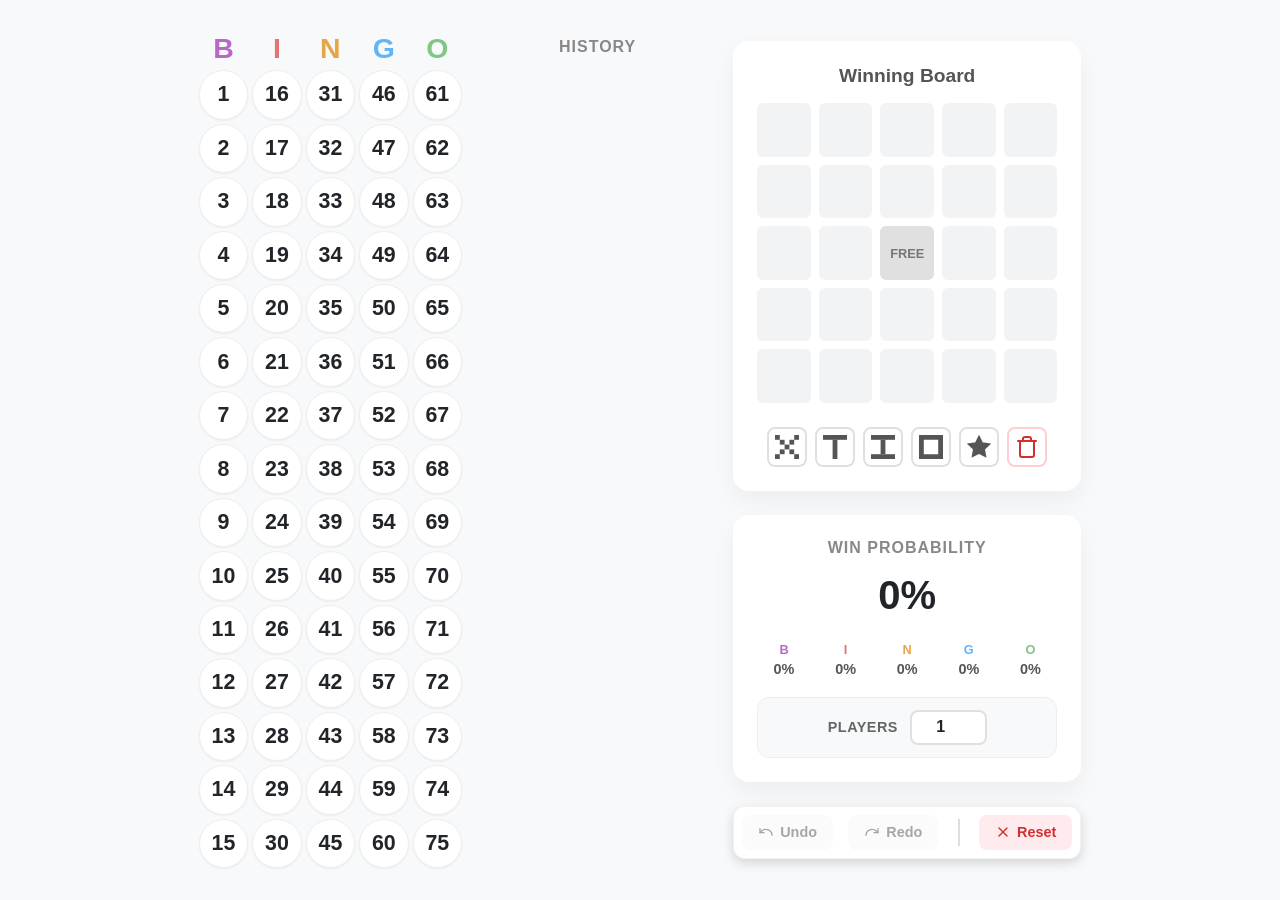
<file: bingo/index.html>
<!DOCTYPE html>
<html lang="en">

<head>
    <meta charset="UTF-8">
    <meta name="viewport" content="width=device-width, initial-scale=1.0">
    <title>Bingo Caller</title>
    <style>
        :root {
            --color-b: #ba68c8;
            --color-i: #e57373;
            --color-n: #e6a647;
            --color-g: #64b5f6;
            --color-o: #81c784;
            --bg-color: #f8f9fa;
            --text-color: #212529;
            --border-color: #dee2e6;
            --highlight-text: #ffffff;

            /* Dynamic cell size calculation:
               We have 15 cells + 1 header row = ~16 units height.
               Fixed vertical space: 2rem (main padding) + ~8rem (gaps).
               Let's be conservative: (100vh - 10rem) / 16.
            */
            --gap-size: 0.25rem;
            --cell-size: calc(((100vh - 8rem)/15) - var(--gap-size));
            --font-size: calc(var(--cell-size) * 0.45);

            /* Calculated board height for alignment */
            --board-height: calc((var(--cell-size) * 16) + (var(--gap-size) * 16));
        }

        body {
            font-family: 'Inter', -apple-system, BlinkMacSystemFont, "Segoe UI", Roboto, Helvetica, Arial, sans-serif;
            background-color: var(--bg-color);
            color: var(--text-color);
            margin: 0;
            height: 100vh;
            overflow: hidden;
            display: flex;
            justify-content: center;
        }

        main {
            display: flex;
            justify-content: center;
            gap: 100px;
            /* Requested 100px gap */
            padding: 2rem;
            height: 100vh;
            box-sizing: border-box;
            width: 100%;
            max-width: 1800px;
            margin: 0 auto;
        }

        /* Called Numbers Grid (Left) */
        .board-container {
            display: flex;
            flex-direction: column;
            justify-content: center;
            height: 100%;
        }

        .board-header {
            display: grid;
            grid-template-columns: repeat(5, 1fr);
            text-align: center;
            font-weight: 900;
            font-size: calc(var(--cell-size) * 0.6);
            margin-bottom: var(--gap-size);
            gap: var(--gap-size);
            height: 3rem;
        }

        .letter-b {
            color: var(--color-b);
        }

        .letter-i {
            color: var(--color-i);
        }

        .letter-n {
            color: var(--color-n);
        }

        .letter-g {
            color: var(--color-g);
        }

        .letter-o {
            color: var(--color-o);
        }

        .board-grid {
            display: grid;
            grid-template-columns: repeat(5, 1fr);
            gap: var(--gap-size);
        }

        .board-col {
            display: flex;
            flex-direction: column;
            gap: var(--gap-size);
        }

        .number-cell {
            width: var(--cell-size);
            height: var(--cell-size);
            display: flex;
            align-items: center;
            justify-content: center;
            font-size: var(--font-size);
            font-weight: 600;
            border: 1px solid #eee;
            border-radius: 50%;
            cursor: pointer;
            transition: transform 0.1s, background-color 0.2s;
            user-select: none;
            background: white;
            box-shadow: 0 1px 2px rgba(0, 0, 0, 0.05);
        }

        .number-cell:hover {
            transform: scale(1.1);
            z-index: 1;
            box-shadow: 0 2px 4px rgba(0, 0, 0, 0.1);
        }

        .number-cell.called {
            color: var(--highlight-text);
            border-color: transparent;
            box-shadow: inset 0 2px 4px rgba(0, 0, 0, 0.1);
        }

        .number-cell.called.b {
            background-color: var(--color-b);
        }

        .number-cell.called.i {
            background-color: var(--color-i);
        }

        .number-cell.called.n {
            background-color: var(--color-n);
        }

        .number-cell.called.g {
            background-color: var(--color-g);
        }

        .number-cell.called.o {
            background-color: var(--color-o);
        }

        /* History List (Middle) */
        .history-container {
            display: flex;
            flex-direction: column;
            justify-content: center;
            /* Align vertically with board */
            height: 100%;
            width: calc(var(--cell-size) * 1.5);
            align-items: center;
        }

        /* Wrapper with fixed height to match board */
        .history-wrapper {
            display: flex;
            flex-direction: column;
            align-items: center;
            height: var(--board-height);
            width: 150%;
            overflow: hidden;
            /* Fade out effect at the bottom */
            mask-image: linear-gradient(to bottom, black 80%, transparent 100%);
            -webkit-mask-image: linear-gradient(to bottom, black 80%, transparent 100%);
        }

        .history-title {
            font-size: 1rem;
            text-transform: uppercase;
            letter-spacing: 1px;
            color: #888;
            margin: 0 0 1rem 0;
            text-align: center;
            flex-shrink: 0;
        }

        .history-list {
            display: flex;
            flex-direction: column;
            align-items: center;
            gap: 0.5rem;
            width: 100%;
            padding-bottom: 2rem;
        }

        .history-item {
            width: calc(var(--cell-size) * 1.5);
            height: calc(var(--cell-size) * 1.5);
            border-radius: 50%;
            display: flex;
            flex-direction: column;
            align-items: center;
            justify-content: center;
            font-weight: bold;
            color: white;
            font-size: var(--font-size);
            box-shadow: 0 2px 4px rgba(0, 0, 0, 0.1);
            flex-shrink: 0;
            position: relative;
            /* Smooth transition for position changes (existing items moving down) */
            transition: transform 0.3s cubic-bezier(0.175, 0.885, 0.32, 1.275);
        }

        /* Only new items get the scale animation */
        .history-item.new-item {
            animation: popIn 0.3s cubic-bezier(0.175, 0.885, 0.32, 1.275);
        }

        .history-item span.letter {
            font-size: 0.7em;
            opacity: 0.9;
            position: absolute;
            top: 15%;
        }

        .history-item span.number {
            margin-top: 0.6em;
        }

        @keyframes popIn {
            from {
                transform: scale(0);
                opacity: 0;
            }

            to {
                transform: scale(1);
                opacity: 1;
            }
        }

        /* Mock Board (Right) */
        .right-panel {
            display: flex;
            flex-direction: column;
            align-items: center;
            justify-content: center;
            gap: 1.5rem;
        }

        .mock-board-container {
            background: white;
            padding: 1.5rem;
            border-radius: 16px;
            box-shadow: 0 10px 25px rgba(0, 0, 0, 0.05);
            display: flex;
            flex-direction: column;
            align-items: center;
            width: fit-content;
            /* Ensure it fits content */
        }

        .mock-title {
            margin-top: 0;
            margin-bottom: 1rem;
            font-size: 1.2rem;
            color: #555;
        }

        .mock-grid {
            display: grid;
            grid-template-columns: repeat(5, 1fr);
            grid-template-rows: repeat(5, 1fr);
            gap: 8px;
            width: 300px;
            height: 300px;
        }

        .mock-cell {
            background: #f1f3f5;
            border-radius: 6px;
            cursor: pointer;
            transition: all 0.2s;
            display: flex;
            align-items: center;
            justify-content: center;
        }

        .mock-cell:hover {
            background: #e9ecef;
        }

        .mock-cell.active {
            background-color: #4caf50;
            box-shadow: inset 0 0 0 2px #2e7d32;
        }

        .mock-cell.free-space {
            background-color: #e0e0e0;
            font-size: 0.8rem;
            font-weight: bold;
            color: #777;
            cursor: default;
        }

        /* Layout Presets */
        .presets-container {
            margin-top: 1.5rem;
            display: flex;
            flex-direction: column;
            gap: 0.75rem;
            width: 100%;
        }

        .presets-row {
            display: flex;
            gap: 0.5rem;
            justify-content: center;
            flex-wrap: wrap;
        }

        .preset-btn {
            padding: 0;
            width: 40px;
            height: 40px;
            border: 2px solid #e0e0e0;
            background: white;
            border-radius: 8px;
            cursor: pointer;
            display: flex;
            align-items: center;
            justify-content: center;
            color: #555;
            transition: all 0.2s;
        }

        .preset-btn svg {
            width: 24px;
            height: 24px;
            fill: currentColor;
        }

        .preset-btn:hover {
            background: #f5f5f5;
            border-color: #4caf50;
            color: #2e7d32;
            transform: translateY(-1px);
        }

        .preset-btn:active {
            transform: translateY(0);
        }

        .preset-btn.clear {
            border-color: #ffcdd2;
            color: #d32f2f;
        }

        .preset-btn.clear svg {
            fill: none;
            stroke: currentColor;
            stroke-width: 2;
        }

        .preset-btn.clear:hover {
            background: #ffebee;
            border-color: #e57373;
        }

        /* Normal Rules Mode Styles */
        .mock-grid {
            position: relative;
            /* For absolute positioning of SVG */
        }

        .winning-lines-svg {
            position: absolute;
            top: 0;
            left: 0;
            width: 100%;
            height: 100%;
            pointer-events: none;
            /* Let clicks pass through to cells */
            z-index: 10;
            opacity: 0;
            transition: opacity 0.3s;
        }

        .mock-grid.normal-mode .winning-lines-svg {
            opacity: 1;
        }

        .mock-grid.normal-mode .mock-cell {
            opacity: 0.3;
            /* Dim the cells */
        }

        /* Ensure free space stays visible/distinct if needed, or dim it too */
        .mock-grid.normal-mode .mock-cell.free-space {
            opacity: 0.5;
        }

        .winning-lines-svg line {
            stroke-width: 3;
            stroke-linecap: round;
        }

        /* Colorful lines */
        .line-row {
            stroke: var(--color-i);
        }

        .line-col {
            stroke: var(--color-g);
        }

        .line-diag {
            stroke: var(--color-n);
        }

        .preset-btn.active {
            background: #e8f5e9;
            border-color: #4caf50;
            color: #2e7d32;
        }

        /* Floating Toolbar */
        .toolbar {
            background: white;
            width: 100%;
            padding: 0.5rem;
            border-radius: 12px;
            box-shadow: 0 4px 12px rgba(0, 0, 0, 0.15);
            box-sizing: border-box;
            display: flex;
            justify-content: space-between;
            gap: 0.5rem;
            border: 1px solid rgba(0, 0, 0, 0.05);
        }

        .btn {
            padding: 0.6rem 1rem;
            border: none;
            background: #f8f9fa;
            border-radius: 8px;
            cursor: pointer;
            font-size: 0.9rem;
            font-weight: 600;
            color: #495057;
            transition: all 0.2s;
            display: flex;
            align-items: center;
            gap: 6px;
        }

        .btn:hover:not(:disabled) {
            background-color: #e9ecef;
            transform: translateY(-1px);
        }

        .btn:active:not(:disabled) {
            transform: translateY(0);
        }

        .btn:disabled {
            opacity: 0.5;
            cursor: not-allowed;
            background: #f8f9fa;
        }

        .btn-reset {
            color: #d32f2f;
            background: #ffebee;
        }

        .btn-reset:hover {
            background: #ffcdd2;
        }

        .btn-reset.confirming {
            background: #c62828;
            color: white;
        }

        .btn-reset.confirming:hover {
            background: #b71c1c;
        }

        /* Win Probability Component */
        .probability-container {
            background: white;
            padding: 1.5rem;
            border-radius: 16px;
            box-shadow: 0 10px 25px rgba(0, 0, 0, 0.05);
            width: 100%;
            box-sizing: border-box;
        }

        .prob-header {
            font-size: 1rem;
            text-transform: uppercase;
            letter-spacing: 1px;
            color: #888;
            margin: 0 0 1rem 0;
            text-align: center;
        }

        .global-prob {
            font-size: 2.5rem;
            font-weight: 800;
            text-align: center;
            color: var(--text-color);
            margin-bottom: 1.5rem;
            font-feature-settings: "tnum";
            font-variant-numeric: tabular-nums;
        }

        .prob-grid {
            display: grid;
            grid-template-columns: repeat(5, 1fr);
            gap: 0.5rem;
        }

        .prob-col {
            display: flex;
            flex-direction: column;
            align-items: center;
            gap: 0.25rem;
        }

        .prob-label {
            font-size: 0.8rem;
            font-weight: 700;
        }

        .prob-value {
            font-size: 0.9rem;
            font-weight: 600;
            color: #555;
            font-feature-settings: "tnum";
            font-variant-numeric: tabular-nums;
        }

        .player-count-control {
            display: flex;
            align-items: center;
            justify-content: center;
            gap: 0.75rem;
            margin-top: 1.25rem;
            padding: 0.75rem;
            background: #f8f9fa;
            border-radius: 12px;
            border: 1px solid #eee;
        }

        .player-count-control label {
            font-size: 0.9rem;
            font-weight: 600;
            color: #666;
            text-transform: uppercase;
            letter-spacing: 0.5px;
        }

        .player-count-input {
            width: 60px;
            padding: 0.4rem;
            border: 2px solid #e0e0e0;
            border-radius: 8px;
            font-size: 1rem;
            text-align: center;
            font-weight: 700;
            color: var(--text-color);
            background: white;
            transition: all 0.2s;
        }

        .player-count-input:focus {
            outline: none;
            border-color: var(--color-b);
            box-shadow: 0 0 0 3px rgba(186, 104, 200, 0.15);
        }
    </style>
</head>

<body>

    <main>
        <!-- Left: Called Numbers Board -->
        <div class="board-container">
            <div class="board-header">
                <div class="letter-b">B</div>
                <div class="letter-i">I</div>
                <div class="letter-n">N</div>
                <div class="letter-g">G</div>
                <div class="letter-o">O</div>
            </div>
            <div class="board-grid" id="mainBoard">
                <!-- Generated by JS -->
            </div>
        </div>

        <!-- Middle: History -->
        <div class="history-container">
            <div class="history-wrapper">
                <h2 class="history-title">History</h2>
                <div class="history-list" id="historyList">
                    <!-- Generated by JS -->
                </div>
            </div>
        </div>

        <!-- Right: Mock Board -->
        <div class="right-panel">
            <div class="mock-board-container">
                <h2 class="mock-title">Winning Board</h2>
                <div class="mock-grid" id="mockBoard">
                    <!-- SVG Overlay for Normal Rules -->
                    <svg class="winning-lines-svg" viewBox="0 0 100 100" preserveAspectRatio="none">
                        <!-- Rows -->
                        <line x1="2" y1="10" x2="98" y2="10" class="line-row" />
                        <line x1="2" y1="30" x2="98" y2="30" class="line-row" />
                        <line x1="2" y1="50" x2="98" y2="50" class="line-row" />
                        <line x1="2" y1="70" x2="98" y2="70" class="line-row" />
                        <line x1="2" y1="90" x2="98" y2="90" class="line-row" />
                        <!-- Cols -->
                        <line x1="10" y1="2" x2="10" y2="98" class="line-col" />
                        <line x1="30" y1="2" x2="30" y2="98" class="line-col" />
                        <line x1="50" y1="2" x2="50" y2="98" class="line-col" />
                        <line x1="70" y1="2" x2="70" y2="98" class="line-col" />
                        <line x1="90" y1="2" x2="90" y2="98" class="line-col" />
                        <!-- Diagonals -->
                        <line x1="2" y1="2" x2="98" y2="98" class="line-diag" />
                        <line x1="98" y1="2" x2="2" y2="98" class="line-diag" />
                    </svg>
                    <!-- Generated by JS -->
                </div>
                <div class="presets-container">
                    <div class="presets-row">
                        <button class="preset-btn" onclick="applyPreset('X')" title="X Pattern">
                            <svg viewBox="0 0 5 5">
                                <rect x="0" y="0" width="1" height="1" />
                                <rect x="4" y="0" width="1" height="1" />
                                <rect x="1" y="1" width="1" height="1" />
                                <rect x="3" y="1" width="1" height="1" />
                                <rect x="2" y="2" width="1" height="1" />
                                <rect x="1" y="3" width="1" height="1" />
                                <rect x="3" y="3" width="1" height="1" />
                                <rect x="0" y="4" width="1" height="1" />
                                <rect x="4" y="4" width="1" height="1" />
                            </svg>
                        </button>
                        <button class="preset-btn" onclick="applyPreset('T')" title="T Pattern">
                            <svg viewBox="0 0 5 5">
                                <rect x="0" y="0" width="5" height="1" />
                                <rect x="2" y="1" width="1" height="4" />
                            </svg>
                        </button>
                        <button class="preset-btn" onclick="applyPreset('I')" title="I Pattern">
                            <svg viewBox="0 0 5 5">
                                <rect x="0" y="0" width="5" height="1" />
                                <rect x="2" y="1" width="1" height="3" />
                                <rect x="0" y="4" width="5" height="1" />
                            </svg>
                        </button>
                        <button class="preset-btn" onclick="applyPreset('Square')" title="Square Pattern">
                            <svg viewBox="0 0 5 5">
                                <path d="M0 0h5v5h-5z M1 1v3h3v-3z" fill-rule="evenodd" />
                            </svg>
                        </button>
                        <button class="preset-btn" id="btnNormalRules" onclick="toggleNormalRules()"
                            title="Normal Rules (Any Line)">
                            <svg viewBox="0 0 24 24" fill="none" stroke="currentColor" stroke-width="2">
                                <path
                                    d="M12 2l3.09 6.26L22 9.27l-5 4.87 1.18 6.88L12 17.77l-6.18 3.25L7 14.14 2 9.27l6.91-1.01L12 2z" />
                            </svg>
                        </button>
                        <button class="preset-btn clear" onclick="clearPattern()" title="Clear Board">
                            <svg viewBox="0 0 24 24" stroke-linecap="round" stroke-linejoin="round">
                                <path d="M3 6h18" />
                                <path d="M19 6v14c0 1-1 2-2 2H7c-1 0-2-1-2-2V6" />
                                <path d="M8 6V4c0-1 1-2 2-2h4c1 0 2 1 2 2v2" />
                            </svg>
                        </button>
                    </div>
                </div>
            </div>

            <!-- Win Probability -->
            <div class="probability-container">
                <h3 class="prob-header">Win Probability</h3>
                <div class="global-prob" id="globalProb">0.0%</div>
                <div class="prob-grid">
                    <div class="prob-col">
                        <span class="prob-label letter-b">B</span>
                        <span class="prob-value" id="prob-B">0.0%</span>
                    </div>
                    <div class="prob-col">
                        <span class="prob-label letter-i">I</span>
                        <span class="prob-value" id="prob-I">0.0%</span>
                    </div>
                    <div class="prob-col">
                        <span class="prob-label letter-n">N</span>
                        <span class="prob-value" id="prob-N">0.0%</span>
                    </div>
                    <div class="prob-col">
                        <span class="prob-label letter-g">G</span>
                        <span class="prob-value" id="prob-G">0.0%</span>
                    </div>
                    <div class="prob-col">
                        <span class="prob-label letter-o">O</span>
                        <span class="prob-value" id="prob-O">0.0%</span>
                    </div>
                </div>
                <div class="player-count-control">
                    <label for="playerCount">Players</label>
                    <input type="number" id="playerCount" class="player-count-input" min="1" value="1"
                        onchange="updateProbabilityDisplay(); saveState()">
                </div>
            </div>

            <div class="toolbar">
                <button id="undoBtn" class="btn" onclick="undo()" disabled>
                    <svg width="16" height="16" viewBox="0 0 24 24" fill="none" stroke="currentColor" stroke-width="2"
                        stroke-linecap="round" stroke-linejoin="round">
                        <path d="M3 7v6h6" />
                        <path d="M21 17a9 9 0 0 0-9-9 9 9 0 0 0-6 2.3L3 13" />
                    </svg>
                    Undo
                </button>
                <button id="redoBtn" class="btn" onclick="redo()" disabled>
                    <svg width="16" height="16" viewBox="0 0 24 24" fill="none" stroke="currentColor" stroke-width="2"
                        stroke-linecap="round" stroke-linejoin="round">
                        <path d="M21 7v6h-6" />
                        <path d="M3 17a9 9 0 0 1 9-9 9 9 0 0 1 6 2.3L21 13" />
                    </svg>
                    Redo
                </button>
                <div style="width: 2px; background: #ddd; margin: 4px;"></div>
                <button id="resetBtn" class="btn btn-reset" onclick="handleResetClick(event)">
                    <svg width="16" height="16" viewBox="0 0 24 24" fill="none" stroke="currentColor" stroke-width="2"
                        stroke-linecap="round" stroke-linejoin="round">
                        <line x1="18" y1="6" x2="6" y2="18"></line>
                        <line x1="6" y1="6" x2="18" y2="18"></line>
                    </svg>
                    <span id="resetText">Reset</span>
                </button>
            </div>
        </div>
    </main>

    <!-- Floating Toolbar -->

    <script>
        // State
        const TOTAL_NUMBERS = 75;
        let calledNumbers = new Set(); // Set of numbers (1-75)
        let historyStack = []; // Array of numbers in order of call
        let redoStack = []; // Array of numbers popped from history
        let resetConfirming = false;
        let isResetting = false;
        let isNormalRules = false;

        // DOM Elements
        const mainBoard = document.getElementById('mainBoard');
        const historyList = document.getElementById('historyList');
        const mockBoard = document.getElementById('mockBoard');
        const undoBtn = document.getElementById('undoBtn');
        const redoBtn = document.getElementById('redoBtn');
        const resetBtn = document.getElementById('resetBtn');
        const resetText = document.getElementById('resetText');
        const playerCountInput = document.getElementById('playerCount');

        // Constants
        const LETTERS = ['B', 'I', 'N', 'G', 'O'];
        const RANGES = {
            'B': [1, 15],
            'I': [16, 30],
            'N': [31, 45],
            'G': [46, 60],
            'O': [61, 75]
        };

        function getLetterForNumber(num) {
            if (num <= 15) return 'B';
            if (num <= 30) return 'I';
            if (num <= 45) return 'N';
            if (num <= 60) return 'G';
            return 'O';
        }

        function getColorClass(letter) {
            return letter.toLowerCase();
        }

        // Initialization
        function init() {
            console.log('init called');
            renderBoard();
            renderMockBoard();
            loadState();
            updateUI();

            // Click outside listener to cancel reset
            document.addEventListener('click', (e) => {
                if (resetConfirming && !resetBtn.contains(e.target) && !isResetting) {
                    cancelReset();
                }
            });

            // Initial UI update for normal rules button
            updateNormalRulesUI();
        }

        // Render Main Board
        function renderBoard() {
            console.log('renderBoard called');
            mainBoard.innerHTML = '';

            // Create 5 columns
            for (let i = 0; i < 5; i++) {
                const letter = LETTERS[i];
                const [start, end] = RANGES[letter];
                const colDiv = document.createElement('div');
                colDiv.className = 'board-col';

                for (let num = start; num <= end; num++) {
                    const cell = document.createElement('div');
                    cell.className = `number-cell ${getColorClass(letter)}`;
                    cell.textContent = num;
                    cell.id = `cell-${num}`;
                    cell.onclick = () => toggleNumber(num);
                    colDiv.appendChild(cell);
                }
                mainBoard.appendChild(colDiv);
            }
        }

        // Render Mock Board (5x5)
        function renderMockBoard() {
            // Keep the SVG overlay!
            const svg = mockBoard.querySelector('.winning-lines-svg');
            mockBoard.innerHTML = '';
            if (svg) mockBoard.appendChild(svg);

            for (let i = 0; i < 25; i++) {
                const cell = document.createElement('div');
                cell.className = 'mock-cell';
                if (i === 12) { // Center free space
                    cell.classList.add('free-space');
                    cell.textContent = 'FREE';
                } else {
                    cell.onclick = function () {
                        if (isResetting) return;
                        // If in normal mode, clicking a cell switches to custom mode
                        if (isNormalRules) {
                            isNormalRules = false;
                            updateNormalRulesUI();
                        }
                        this.classList.toggle('active');
                        saveState();
                        updateProbabilityDisplay();
                    };
                }
                mockBoard.appendChild(cell);
            }
        }

        // Game Logic
        function toggleNumber(num) {
            if (isResetting) return;
            if (resetConfirming) cancelReset();

            if (calledNumbers.has(num)) {
                return;
            }

            calledNumbers.add(num);
            historyStack.push(num);
            redoStack = []; // Clear redo stack on new action
            saveState();
            updateUI();
        }

        function undo() {
            if (isResetting) return;
            if (resetConfirming) cancelReset();
            if (historyStack.length === 0) return;
            const num = historyStack.pop();
            calledNumbers.delete(num);
            redoStack.push(num);
            saveState();
            updateUI();
        }

        function redo() {
            if (isResetting) return;
            if (resetConfirming) cancelReset();
            if (redoStack.length === 0) return;
            const num = redoStack.pop();
            calledNumbers.add(num);
            historyStack.push(num);
            saveState();
            updateUI();
        }

        function handleResetClick(e) {
            e.stopPropagation(); // Prevent document click from firing immediately
            if (isResetting) return;

            if (!resetConfirming) {
                // First click: Enter confirmation mode
                resetConfirming = true;
                resetBtn.classList.add('confirming');
                resetText.textContent = 'Confirm';
            } else {
                // Second click: Execute reset
                resetGame();
            }
        }

        function cancelReset() {
            if (isResetting) return;
            resetConfirming = false;
            resetBtn.classList.remove('confirming');
            resetText.textContent = 'Reset';
        }

        function resetGame() {
            if (isResetting) return;
            isResetting = true;

            // Animate clearing the board
            const interval = setInterval(() => {
                if (historyStack.length === 0) {
                    clearInterval(interval);
                    // Final cleanup
                    calledNumbers.clear();
                    redoStack = [];
                    localStorage.removeItem('bingoState');
                    isResetting = false;
                    cancelReset(); // Reset button state
                    updateUI();
                } else {
                    const num = historyStack.pop();
                    calledNumbers.delete(num);
                    // We don't add to redoStack during reset animation
                    updateUI();
                }
            }, 50);
        }

        // UI Updates
        function updateUI() {
            // Update Grid Highlights
            for (let i = 1; i <= TOTAL_NUMBERS; i++) {
                const cell = document.getElementById(`cell-${i}`);
                if (calledNumbers.has(i)) {
                    cell.classList.add('called');
                } else {
                    cell.classList.remove('called');
                }
            }

            // Update History List
            historyList.innerHTML = '';
            // Show in reverse chronological order (newest first)
            [...historyStack].reverse().forEach((num, index) => {
                const letter = getLetterForNumber(num);
                const item = document.createElement('div');
                item.className = 'history-item';

                // Add 'new-item' class to the first item (most recent), but NOT during reset
                if (index === 0 && !isResetting) {
                    item.classList.add('new-item');
                    // Remove the class after animation completes to prevent re-animation
                    setTimeout(() => {
                        item.classList.remove('new-item');
                    }, 300); // Match animation duration
                }

                item.style.backgroundColor = `var(--color-${getColorClass(letter)})`;

                const letterSpan = document.createElement('span');
                letterSpan.className = 'letter';
                letterSpan.textContent = letter;

                const numSpan = document.createElement('span');
                numSpan.className = 'number';
                numSpan.textContent = num;

                item.appendChild(letterSpan);
                item.appendChild(numSpan);
                historyList.appendChild(item);
            });

            // Update Buttons
            undoBtn.disabled = historyStack.length === 0 || isResetting;
            redoBtn.disabled = redoStack.length === 0 || isResetting;
            resetBtn.disabled = isResetting;

            updateProbabilityDisplay();
        }

        // Persistence
        function saveState() {
            // Get target pattern state
            const targetPattern = [];
            const mockCells = mockBoard.querySelectorAll('.mock-cell:not(.free-space)');
            mockCells.forEach((cell, idx) => {
                if (cell.classList.contains('active')) {
                    targetPattern.push(idx >= 12 ? idx + 1 : idx); // Adjust for free space at index 12
                }
            });

            const state = {
                history: historyStack,
                redo: redoStack,
                targetPattern: targetPattern,
                isNormalRules: isNormalRules,
                playerCount: parseInt(playerCountInput.value, 10) || 1
            };
            localStorage.setItem('bingoState', JSON.stringify(state));
        }

        function loadState() {
            const saved = localStorage.getItem('bingoState');
            if (saved) {
                try {
                    const state = JSON.parse(saved);
                    if (state.history) historyStack = state.history;
                    if (state.redo) redoStack = state.redo;
                    if (state.calledNumbers) calledNumbers = new Set(state.calledNumbers); // Legacy support if needed
                    // Rebuild calledNumbers from history if not present (which is how it was before)
                    calledNumbers = new Set(historyStack);

                    if (state.isNormalRules) {
                        isNormalRules = true;
                    }

                    // Restore pattern
                    if (state.targetPattern) {
                        const cells = mockBoard.querySelectorAll('.mock-cell');
                        state.targetPattern.forEach(idx => {
                            // Restore active state for cells.
                            // Note: Saved indices skip the center (free space) if >= 12.
                            // We need to map them back to the 0-24 grid.
                            if (cells[idx]) cells[idx].classList.add('active');
                        });
                    }

                    if (state.playerCount) {
                        playerCountInput.value = state.playerCount;
                    }

                    updateNormalRulesUI();

                } catch (e) {
                    console.error("Error loading state", e);
                }
            }
        }

        // New Functions for Normal Rules
        function toggleNormalRules() {
            isNormalRules = !isNormalRules;
            if (isNormalRules) {
                // Clear custom pattern when switching to normal rules to avoid confusion.
                const cells = mockBoard.querySelectorAll('.mock-cell');
                cells.forEach(c => c.classList.remove('active'));
            }
            updateNormalRulesUI();
            saveState();
            updateProbabilityDisplay();
        }

        function updateNormalRulesUI() {
            const btn = document.getElementById('btnNormalRules');
            if (isNormalRules) {
                mockBoard.classList.add('normal-mode');
                if (btn) btn.classList.add('active');
            } else {
                mockBoard.classList.remove('normal-mode');
                if (btn) btn.classList.remove('active');
            }
        }



        // Preset Patterns
        function applyPreset(pattern) {
            if (isResetting) return;
            if (resetConfirming) cancelReset();

            // Disable normal rules when applying a preset
            isNormalRules = false;
            updateNormalRulesUI();

            // First, clear all cells
            const mockCells = mockBoard.querySelectorAll('.mock-cell:not(.free-space)');
            mockCells.forEach(cell => cell.classList.remove('active'));

            // Define preset patterns (indices 0-24, where 12 is FREE space)
            let indices = [];

            switch (pattern) {
                case 'X':
                    // Diagonal X pattern
                    indices = [0, 4, 6, 8, 12, 16, 18, 20, 24];
                    break;
                case 'T':
                    // T pattern (top row + middle column)
                    indices = [0, 1, 2, 3, 4, 7, 12, 17, 22];
                    break;
                case 'I':
                    // I pattern (middle column)
                    indices = [0, 1, 2, 3, 4, 7, 12, 17, 20, 21, 22, 23, 24];
                    break;
                case 'Square':
                    // Outer square (edges)
                    indices = [0, 1, 2, 3, 4, 5, 9, 10, 14, 15, 19, 20, 21, 22, 23, 24];
                    break;
            }

            // Apply the pattern
            mockCells.forEach((cell, idx) => {
                const adjustedIdx = idx >= 12 ? idx + 1 : idx;
                if (indices.includes(adjustedIdx)) {
                    cell.classList.add('active');
                }
            });

            saveState();
            updateProbabilityDisplay();
        }

        function clearPattern() {
            if (isResetting) return;
            if (resetConfirming) cancelReset();

            // Disable normal rules when clearing
            isNormalRules = false;
            updateNormalRulesUI();

            const mockCells = mockBoard.querySelectorAll('.mock-cell:not(.free-space)');
            mockCells.forEach(cell => cell.classList.remove('active'));

            saveState();
            updateProbabilityDisplay();
        }

        // ============================================================================
        // PROBABILITY ENGINE
        // ============================================================================

        /**
         * Standard bingo: 12 winning lines (5 rows, 5 columns, 2 diagonals)
         */
        const STANDARD_BINGO_PATTERNS = [
            // Rows
            [{ row: 0, col: 0 }, { row: 0, col: 1 }, { row: 0, col: 2 }, { row: 0, col: 3 }, { row: 0, col: 4 }],
            [{ row: 1, col: 0 }, { row: 1, col: 1 }, { row: 1, col: 2 }, { row: 1, col: 3 }, { row: 1, col: 4 }],
            [{ row: 2, col: 0 }, { row: 2, col: 1 }, { row: 2, col: 2 }, { row: 2, col: 3 }, { row: 2, col: 4 }],
            [{ row: 3, col: 0 }, { row: 3, col: 1 }, { row: 3, col: 2 }, { row: 3, col: 3 }, { row: 3, col: 4 }],
            [{ row: 4, col: 0 }, { row: 4, col: 1 }, { row: 4, col: 2 }, { row: 4, col: 3 }, { row: 4, col: 4 }],
            // Columns
            [{ row: 0, col: 0 }, { row: 1, col: 0 }, { row: 2, col: 0 }, { row: 3, col: 0 }, { row: 4, col: 0 }],
            [{ row: 0, col: 1 }, { row: 1, col: 1 }, { row: 2, col: 1 }, { row: 3, col: 1 }, { row: 4, col: 1 }],
            [{ row: 0, col: 2 }, { row: 1, col: 2 }, { row: 2, col: 2 }, { row: 3, col: 2 }, { row: 4, col: 2 }],
            [{ row: 0, col: 3 }, { row: 1, col: 3 }, { row: 2, col: 3 }, { row: 3, col: 3 }, { row: 4, col: 3 }],
            [{ row: 0, col: 4 }, { row: 1, col: 4 }, { row: 2, col: 4 }, { row: 3, col: 4 }, { row: 4, col: 4 }],
            // Diagonals
            [{ row: 0, col: 0 }, { row: 1, col: 1 }, { row: 2, col: 2 }, { row: 3, col: 3 }, { row: 4, col: 4 }],
            [{ row: 0, col: 4 }, { row: 1, col: 3 }, { row: 2, col: 2 }, { row: 3, col: 1 }, { row: 4, col: 0 }],
        ];

        /**
         * Compute binomial coefficient C(n, k)
         * Returns 0 for invalid inputs (k < 0 or k > n)
         */
        function binomial(n, k) {
            if (k < 0 || k > n) return 0;
            if (k === 0 || k === n) return 1;

            // Use symmetry for efficiency: C(n,k) = C(n, n-k)
            if (k > n - k) k = n - k;

            let result = 1;
            for (let i = 0; i < k; i++) {
                result = result * (n - i) / (i + 1);
            }
            return result;
        }

        /**
         * Get column index (0-4) for a ball number (1-75)
         * B=0 (1-15), I=1 (16-30), N=2 (31-45), G=3 (46-60), O=4 (61-75)
         */
        function getColumn(ball) {
            return Math.floor((ball - 1) / 15);
        }

        /**
         * Get column letter for display
         */
        function getColumnLetter(colIndex) {
            return 'BINGO'[colIndex];
        }

        /**
         * Count called balls in each column
         * @param {Set<number>|Array<number>} calledBalls - Set or array of called ball numbers
         * @returns {number[]} Array of 5 counts [B, I, N, G, O]
         */
        function countCalledByColumn(calledBalls) {
            const counts = [0, 0, 0, 0, 0];
            for (const ball of calledBalls) {
                counts[getColumn(ball)]++;
            }
            return counts;
        }

        /**
         * Get all uncalled balls
         * @param {Set<number>} calledBalls - Set of called ball numbers
         * @returns {number[]} Array of uncalled ball numbers
         */
        function getUncalledBalls(calledBalls) {
            const uncalled = [];
            for (let ball = 1; ball <= 75; ball++) {
                if (!calledBalls.has(ball)) {
                    uncalled.push(ball);
                }
            }
            return uncalled;
        }

        /**
         * Check if a cell is the free space
         */
        function isFreeSpace(row, col) {
            return row === 2 && col === 2;
        }

        /**
         * Compute P(ball X completes pattern P) for a uniformly random bingo board.
         * 
         * Formula derivation:
         * - Group pattern cells by column
         * - For X's column with m cells: need X + (m-1) called balls → C(called, m-1) / C(15, m)
         * - For other columns with m cells: need m called balls → C(called, m) / C(15, m)
         * - Multiply across columns (independent after conditioning on column contents)
         * 
         * @param {number} ball - The ball number (1-75), must be uncalled
         * @param {Array<{row: number, col: number}>} pattern - The win pattern cells
         * @param {number[]} calledByColumn - Count of called balls per column [B, I, N, G, O]
         * @returns {number} Probability in [0, 1]
         */
        function probBallCompletesPattern(ball, pattern, calledByColumn) {
            const colX = getColumn(ball);

            // Group pattern cells by column, excluding the free space (always filled)
            const cellCountByColumn = [0, 0, 0, 0, 0];
            for (const cell of pattern) {
                if (isFreeSpace(cell.row, cell.col)) continue;
                cellCountByColumn[cell.col]++;
            }

            // If pattern has no cells in X's column, X cannot complete it
            const mX = cellCountByColumn[colX];
            if (mX === 0) return 0;

            let prob = 1;

            for (let c = 0; c < 5; c++) {
                const m = cellCountByColumn[c];
                if (m === 0) continue;

                const called = calledByColumn[c];

                if (c === colX) {
                    // X's column: need X at one cell, plus (m-1) called balls in the other cells
                    prob *= binomial(called, m - 1) / binomial(15, m);
                } else {
                    // Other column: need m called balls in the m cells
                    prob *= binomial(called, m) / binomial(15, m);
                }
            }

            return prob;
        }

        /**
         * Compute P(ball X causes a win on a random board) by summing over all patterns.
         * 
         * Note: This uses the union bound (sum of probabilities), which slightly overestimates
         * when patterns share cells. The error is negligible when individual probabilities are small.
         * 
         * @param {number} ball - The ball number (1-75)
         * @param {Array<Array<{row: number, col: number}>>} patterns - Array of win patterns
         * @param {number[]} calledByColumn - Count of called balls per column
         * @returns {number} Probability in [0, 1]
         */
        function probBallCausesWinSingleBoard(ball, patterns, calledByColumn) {
            let totalProb = 0;

            for (const pattern of patterns) {
                totalProb += probBallCompletesPattern(ball, pattern, calledByColumn);
            }

            // Clamp to [0, 1] in case of numerical overflow from union bound
            return Math.min(totalProb, 1);
        }

        /**
         * Compute P(a random board is currently a winner) - used for late-game correction.
         * 
         * For each pattern, compute P(all cells are filled with called balls or free space).
         * Sum across patterns (union bound).
         * 
         * @param {Array<Array<{row: number, col: number}>>} patterns - Array of win patterns
         * @param {number[]} calledByColumn - Count of called balls per column
         * @returns {number} Probability in [0, 1]
         */
        function probCurrentWinner(patterns, calledByColumn) {
            let totalProb = 0;

            for (const pattern of patterns) {
                let patternProb = 1;

                // Group non-free-space cells by column
                const cellCountByColumn = [0, 0, 0, 0, 0];
                for (const cell of pattern) {
                    if (isFreeSpace(cell.row, cell.col)) continue;
                    cellCountByColumn[cell.col]++;
                }

                // For each column, compute probability that its pattern cells have called balls
                for (let c = 0; c < 5; c++) {
                    const m = cellCountByColumn[c];
                    if (m === 0) continue;

                    patternProb *= binomial(calledByColumn[c], m) / binomial(15, m);
                }

                totalProb += patternProb;
            }

            return Math.min(totalProb, 1);
        }

        /**
         * Convert single-board probability to room probability.
         * 
         * P(at least one winner among N independent boards) = 1 - (1 - p)^N
         * 
         * @param {number} singleBoardProb - P(win on one board)
         * @param {number} numPlayers - Number of players (boards) in the room
         * @returns {number} P(at least one winner in the room)
         */
        function singleBoardToRoomProbability(singleBoardProb, numPlayers) {
            if (numPlayers <= 0) return 0;
            if (singleBoardProb >= 1) return 1;
            if (singleBoardProb <= 0) return 0;

            return 1 - Math.pow(1 - singleBoardProb, numPlayers);
        }

        /**
         * Calculate win probabilities for all uncalled balls, grouped by column.
         * 
         * @param {Object} options
         * @param {Set<number>|Array<number>} options.calledBalls - Called ball numbers
         * @param {Array<Array<{row: number, col: number}>>} options.patterns - Win patterns 
         *        (defaults to STANDARD_BINGO_PATTERNS)
         * @param {number} options.numPlayers - Number of players in the room
         * @param {boolean} options.applyCurrentWinnerCorrection - If true, condition on 
         *        "no current winner" (more accurate late-game, slightly slower)
         * 
         * @returns {Object} {
         *   byColumn: { B: number, I: number, N: number, G: number, O: number },
         *   overall: number,
         *   perBall: Map<number, number>,  // Individual ball probabilities
         *   debug: { currentWinnerProb: number, uncalledCount: number }
         * }
         */
        function calculateWinProbabilities({
            calledBalls,
            patterns = STANDARD_BINGO_PATTERNS,
            numPlayers,
            applyCurrentWinnerCorrection = false
        }) {
            // Normalize calledBalls to a Set
            const calledSet = calledBalls instanceof Set ? calledBalls : new Set(calledBalls);

            // Precompute column counts
            const calledByColumn = countCalledByColumn(calledSet);

            // Compute current winner probability (for conditioning)
            let currentWinnerProb = 0;
            let conditioningFactor = 1;

            if (applyCurrentWinnerCorrection) {
                currentWinnerProb = probCurrentWinner(patterns, calledByColumn);
                conditioningFactor = 1 - currentWinnerProb;
                // Avoid division by zero if everyone is already a winner
                if (conditioningFactor < 1e-10) conditioningFactor = 1e-10;
            }

            // Calculate probability for each uncalled ball
            const uncalledBalls = getUncalledBalls(calledSet);
            const perBall = new Map();

            // Track sums for column averages
            const columnSums = [0, 0, 0, 0, 0];
            const columnCounts = [0, 0, 0, 0, 0];
            let overallSum = 0;

            for (const ball of uncalledBalls) {
                // Single-board probability that this ball causes a win
                let singleBoardProb = probBallCausesWinSingleBoard(ball, patterns, calledByColumn);

                // Apply conditioning correction if requested
                if (applyCurrentWinnerCorrection) {
                    singleBoardProb = singleBoardProb / conditioningFactor;
                }

                // Convert to room probability
                const roomProb = singleBoardToRoomProbability(singleBoardProb, numPlayers);

                perBall.set(ball, roomProb);

                // Accumulate for column and overall averages
                const col = getColumn(ball);
                columnSums[col] += roomProb;
                columnCounts[col]++;
                overallSum += roomProb;
            }

            // Compute column averages (probability if a ball from that column is drawn)
            const byColumn = {};
            for (let c = 0; c < 5; c++) {
                const letter = getColumnLetter(c);
                byColumn[letter] = columnCounts[c] > 0 ? columnSums[c] / columnCounts[c] : 0;
            }

            // Overall average (probability for any random uncalled ball)
            const overall = uncalledBalls.length > 0 ? overallSum / uncalledBalls.length : 0;

            return {
                byColumn,
                overall,
                perBall,
                debug: {
                    currentWinnerProb,
                    uncalledCount: uncalledBalls.length,
                    calledByColumn: {
                        B: calledByColumn[0],
                        I: calledByColumn[1],
                        N: calledByColumn[2],
                        G: calledByColumn[3],
                        O: calledByColumn[4]
                    }
                }
            };
        }

        function formatProbability(prob) {
            if (prob === 0) return "0%";
            if (prob === 1) return "100%";
            if (prob < 0.0001) return "<0.01%";
            if (prob > 0.9999) return ">99.99%";
            return (prob * 100).toFixed(2) + '%';
        }

        function updateProbabilityDisplay() {
            // 1. Determine the patterns to check
            let patterns = [];
            if (isNormalRules) {
                patterns = STANDARD_BINGO_PATTERNS;
            } else {
                // Custom pattern from mock board
                const customPattern = [];
                const mockCells = mockBoard.querySelectorAll('.mock-cell');
                mockCells.forEach((cell, idx) => {
                    // idx 0-24. 12 is free space.
                    if (cell.classList.contains('active')) {
                        const row = Math.floor(idx / 5);
                        const col = idx % 5;
                        customPattern.push({ row, col });
                    }
                });

                if (customPattern.length > 0) {
                    patterns = [customPattern];
                }
            }

            // 2. Calculate probabilities
            // Get player count
            const numPlayers = parseInt(playerCountInput.value, 10) || 1;

            const result = calculateWinProbabilities({
                calledBalls: calledNumbers,
                patterns: patterns,
                numPlayers: numPlayers,
                applyCurrentWinnerCorrection: true
            });

            // 3. Update UI
            // Global Probability
            const globalEl = document.getElementById('globalProb');
            if (globalEl) {
                globalEl.textContent = formatProbability(result.overall);
            }

            // Per-column probabilities
            for (const letter of ['B', 'I', 'N', 'G', 'O']) {
                const el = document.getElementById(`prob-${letter}`);
                if (el) {
                    const prob = result.byColumn[letter];
                    el.textContent = formatProbability(prob);
                }
            }
        }

        // Start
        init();

    </script>

</body>

</html>
</file>
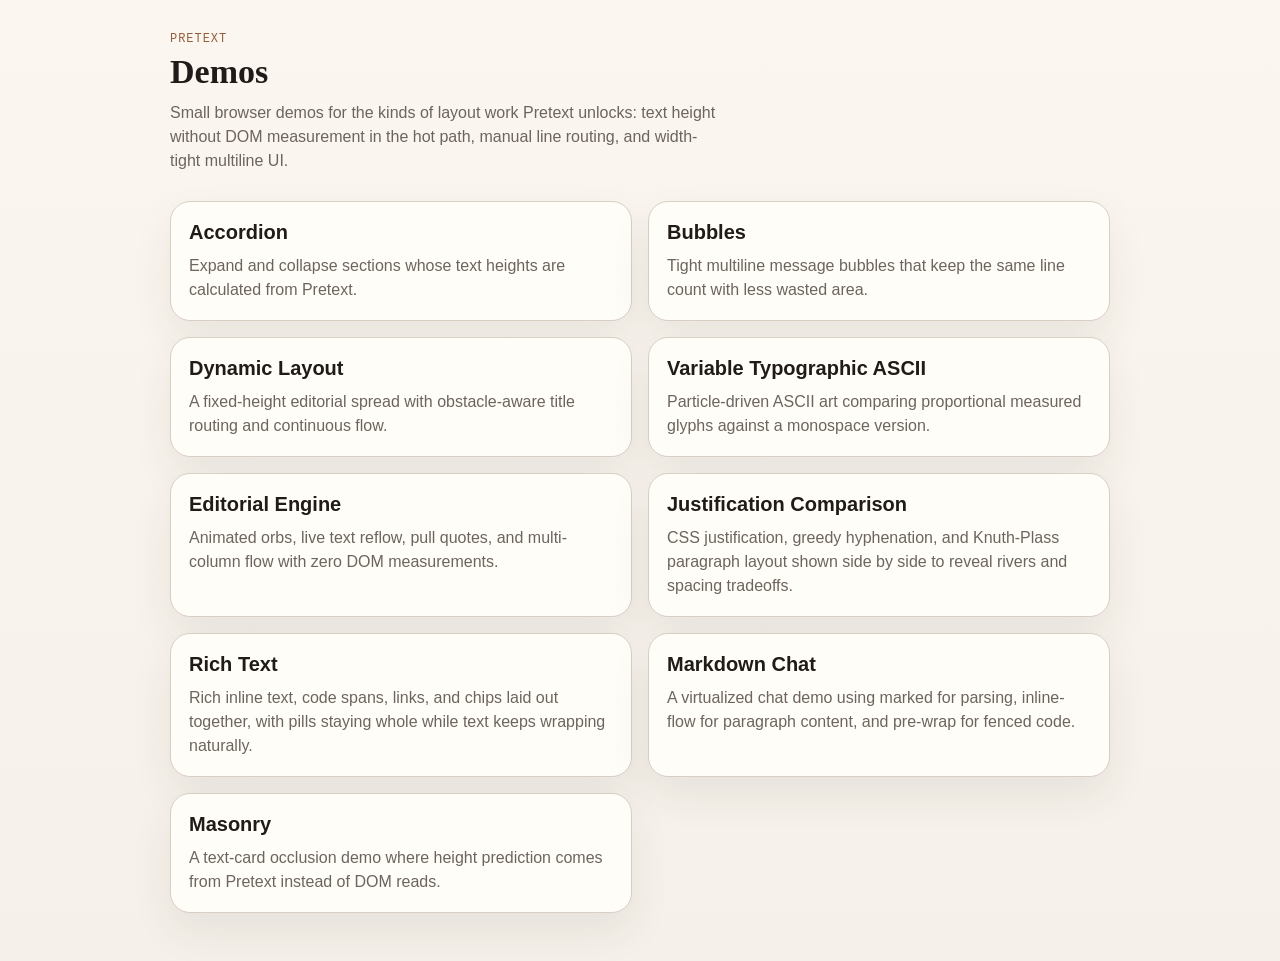
<file: pages/demos/index.html>
<!DOCTYPE html>
<html lang="en">
<head>
<meta charset="utf-8">
<meta name="viewport" content="width=device-width, initial-scale=1.0">
<title>Pretext Demos</title>
<style>
  * { box-sizing: border-box; }
  :root {
    color-scheme: light;
    --page: #f5f1ea;
    --panel: #fffdf8;
    --ink: #201b18;
    --muted: #6d645d;
    --rule: #d8cec3;
    --accent: #955f3b;
  }
  body {
    margin: 0;
    min-height: 100vh;
    background: linear-gradient(180deg, #fbf7f0 0%, var(--page) 100%);
    color: var(--ink);
    font-family: "Helvetica Neue", Helvetica, Arial, sans-serif;
  }
  .page {
    width: min(940px, calc(100vw - 32px));
    margin: 0 auto;
    padding: 32px 0 48px;
  }
  .eyebrow {
    margin: 0 0 8px;
    font: 12px/1.2 "SF Mono", ui-monospace, monospace;
    letter-spacing: 0.08em;
    text-transform: uppercase;
    color: var(--accent);
  }
  h1 {
    margin: 0;
    font: 700 34px/1.08 Georgia, "Times New Roman", serif;
  }
  .intro {
    margin: 10px 0 0;
    max-width: 62ch;
    line-height: 1.5;
    color: var(--muted);
  }
  .grid {
    display: grid;
    grid-template-columns: repeat(2, minmax(0, 1fr));
    gap: 16px;
    margin-top: 28px;
  }
  .card {
    display: block;
    padding: 18px;
    border: 1px solid var(--rule);
    border-radius: 20px;
    background: color-mix(in srgb, var(--panel) 94%, white 6%);
    color: inherit;
    text-decoration: none;
    box-shadow: 0 18px 40px rgb(54 40 23 / 0.08);
    transition: transform 160ms ease, box-shadow 160ms ease, border-color 160ms ease;
  }
  .card:hover {
    transform: translateY(-1px);
    border-color: color-mix(in srgb, var(--accent) 35%, var(--rule) 65%);
    box-shadow: 0 22px 44px rgb(54 40 23 / 0.12);
  }
  .card h2 {
    margin: 0;
    font: 600 20px/1.2 "Helvetica Neue", Helvetica, Arial, sans-serif;
  }
  .card p {
    margin: 10px 0 0;
    line-height: 1.5;
    color: var(--muted);
  }
  @media (max-width: 760px) {
    .page {
      width: min(100vw - 20px, 940px);
      padding-top: 22px;
    }
    .grid {
      grid-template-columns: 1fr;
    }
  }
</style>
</head>
<body>
  <main class="page">
    <p class="eyebrow">Pretext</p>
    <h1>Demos</h1>
    <p class="intro">
      Small browser demos for the kinds of layout work Pretext unlocks: text
      height without DOM measurement in the hot path, manual line routing, and
      width-tight multiline UI.
    </p>

    <section class="grid" aria-label="Demo list">
      <a class="card" href="/demos/accordion">
        <h2>Accordion</h2>
        <p>Expand and collapse sections whose text heights are calculated from Pretext.</p>
      </a>

      <a class="card" href="/demos/bubbles">
        <h2>Bubbles</h2>
        <p>Tight multiline message bubbles that keep the same line count with less wasted area.</p>
      </a>

      <a class="card" href="/demos/dynamic-layout">
        <h2>Dynamic Layout</h2>
        <p>A fixed-height editorial spread with obstacle-aware title routing and continuous flow.</p>
      </a>

      <a class="card" href="/demos/variable-typographic-ascii">
        <h2>Variable Typographic ASCII</h2>
        <p>Particle-driven ASCII art comparing proportional measured glyphs against a monospace version.</p>
      </a>

      <a class="card" href="/demos/editorial-engine">
        <h2>Editorial Engine</h2>
        <p>Animated orbs, live text reflow, pull quotes, and multi-column flow with zero DOM measurements.</p>
      </a>

      <a class="card" href="/demos/justification-comparison">
        <h2>Justification Comparison</h2>
        <p>CSS justification, greedy hyphenation, and Knuth-Plass paragraph layout shown side by side to reveal rivers and spacing tradeoffs.</p>
      </a>

      <a class="card" href="/demos/rich-note">
        <h2>Rich Text</h2>
        <p>Rich inline text, code spans, links, and chips laid out together, with pills staying whole while text keeps wrapping naturally.</p>
      </a>

      <a class="card" href="/demos/markdown-chat">
        <h2>Markdown Chat</h2>
        <p>A virtualized chat demo using marked for parsing, inline-flow for paragraph content, and pre-wrap for fenced code.</p>
      </a>

      <a class="card" href="/demos/masonry">
        <h2>Masonry</h2>
        <p>A text-card occlusion demo where height prediction comes from Pretext instead of DOM reads.</p>
      </a>
    </section>
  </main>
</body>
</html>
</file>
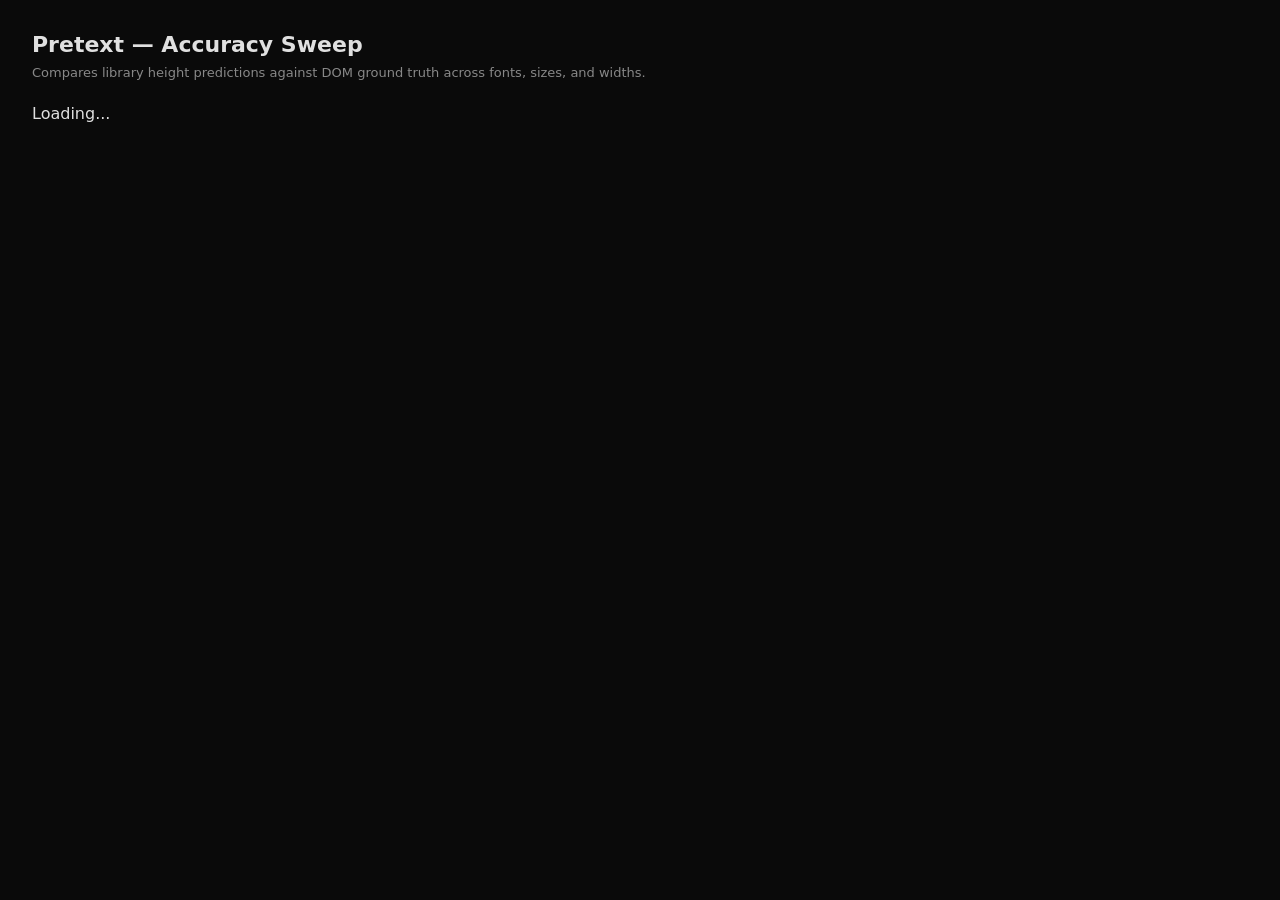
<file: pages/accuracy.html>
<!DOCTYPE html>
<html lang="en">
<head>
<meta charset="utf-8">
<title>Pretext — Accuracy Sweep</title>
<style>
  * { box-sizing: border-box; margin: 0; padding: 0; }
  body {
    font-family: system-ui, -apple-system, sans-serif;
    background: #0a0a0a; color: #e0e0e0; padding: 32px;
  }
  h1 { font-size: 22px; margin-bottom: 8px; }
  .sub { font-size: 13px; color: #888; margin-bottom: 24px; }
  h2 { font-size: 16px; color: #4fc3f7; margin: 24px 0 8px; font-family: monospace; }
  h3 { font-size: 14px; color: #aaa; margin: 16px 0 8px; }
  .summary {
    font-family: "SF Mono", "Fira Code", monospace;
    font-size: 15px; background: #111; border: 1px solid #222;
    border-radius: 8px; padding: 16px; margin-bottom: 24px;
  }
  .big { font-size: 22px; color: #81c784; font-weight: 600; }
  .sep { color: #444; margin: 0 12px; }
  table {
    border-collapse: collapse; font-size: 13px;
    font-family: "SF Mono", monospace; margin-bottom: 16px;
    width: 100%; table-layout: fixed;
  }
  col.num { width: 80px; }
  col.text { }
  th { text-align: left; padding: 4px 12px; color: #666; border-bottom: 1px solid #333; white-space: nowrap; }
  td { padding: 4px 12px; border-bottom: 1px solid #1a1a1a; white-space: nowrap; }
  .over td { color: #ef9a9a; }
  .under td { color: #ffcc80; }
  .text { color: #888; white-space: normal; word-break: break-all; }
  .perfect { color: #81c784; font-size: 18px; margin-top: 24px; }
</style>
</head>
<body>
<h1>Pretext — Accuracy Sweep</h1>
<p class="sub">Compares library height predictions against DOM ground truth across fonts, sizes, and widths.</p>
<div id="root"><p>Loading...</p></div>
<script type="module" src="./accuracy.ts"></script>
</body>
</html>
</file>
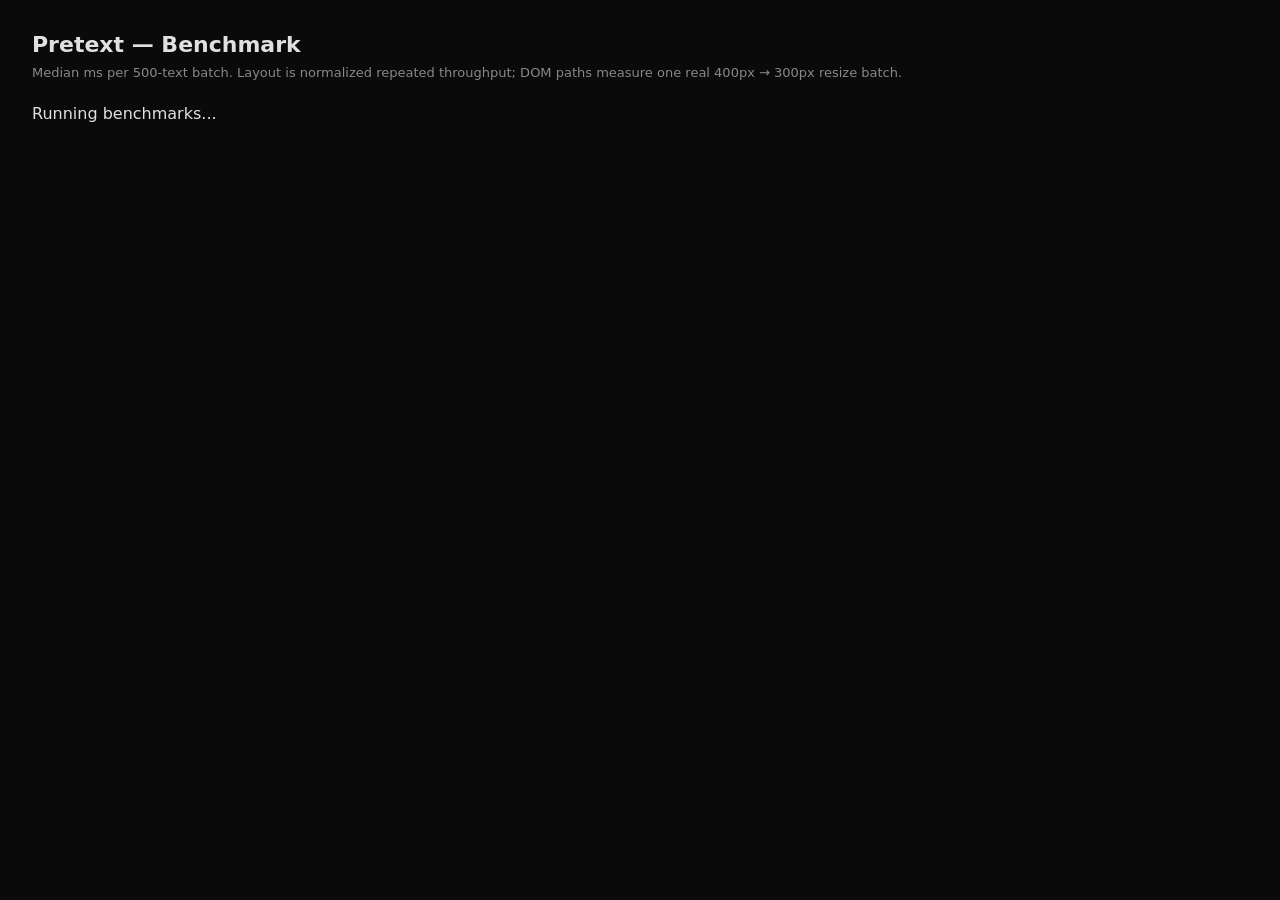
<file: pages/benchmark.html>
<!DOCTYPE html>
<html lang="en">
<head>
<meta charset="utf-8">
<title>Pretext — Benchmark</title>
<style>
  * { box-sizing: border-box; margin: 0; padding: 0; }
  body {
    font-family: system-ui, -apple-system, sans-serif;
    background: #0a0a0a; color: #e0e0e0; padding: 32px;
  }
  h1 { font-size: 22px; margin-bottom: 8px; }
  .sub { font-size: 13px; color: #888; margin-bottom: 24px; }
  .summary {
    font-family: "SF Mono", "Fira Code", monospace;
    font-size: 15px; background: #111; border: 1px solid #222;
    border-radius: 8px; padding: 16px; margin-bottom: 24px;
  }
  .big { font-size: 22px; color: #81c784; font-weight: 600; }
  .sep { color: #444; margin: 0 12px; }
  table {
    border-collapse: collapse; font-size: 14px;
    font-family: "SF Mono", monospace; margin-bottom: 16px;
  }
  th { text-align: left; padding: 8px 16px; color: #666; border-bottom: 1px solid #333; }
  td { padding: 8px 16px; border-bottom: 1px solid #1a1a1a; }
  .fast td { color: #81c784; }
  .slow td { color: #ef9a9a; }
  .mid td { color: #ffcc80; }
  .note { font-size: 12px; color: #666; margin-top: 16px; }
</style>
</head>
<body>
<h1>Pretext — Benchmark</h1>
<p class="sub">Median ms per 500-text batch. Layout is normalized repeated throughput; DOM paths measure one real 400px → 300px resize batch.</p>
<div id="root"><p>Running benchmarks...</p></div>
<script type="module" src="./benchmark.ts"></script>
</body>
</html>
</file>
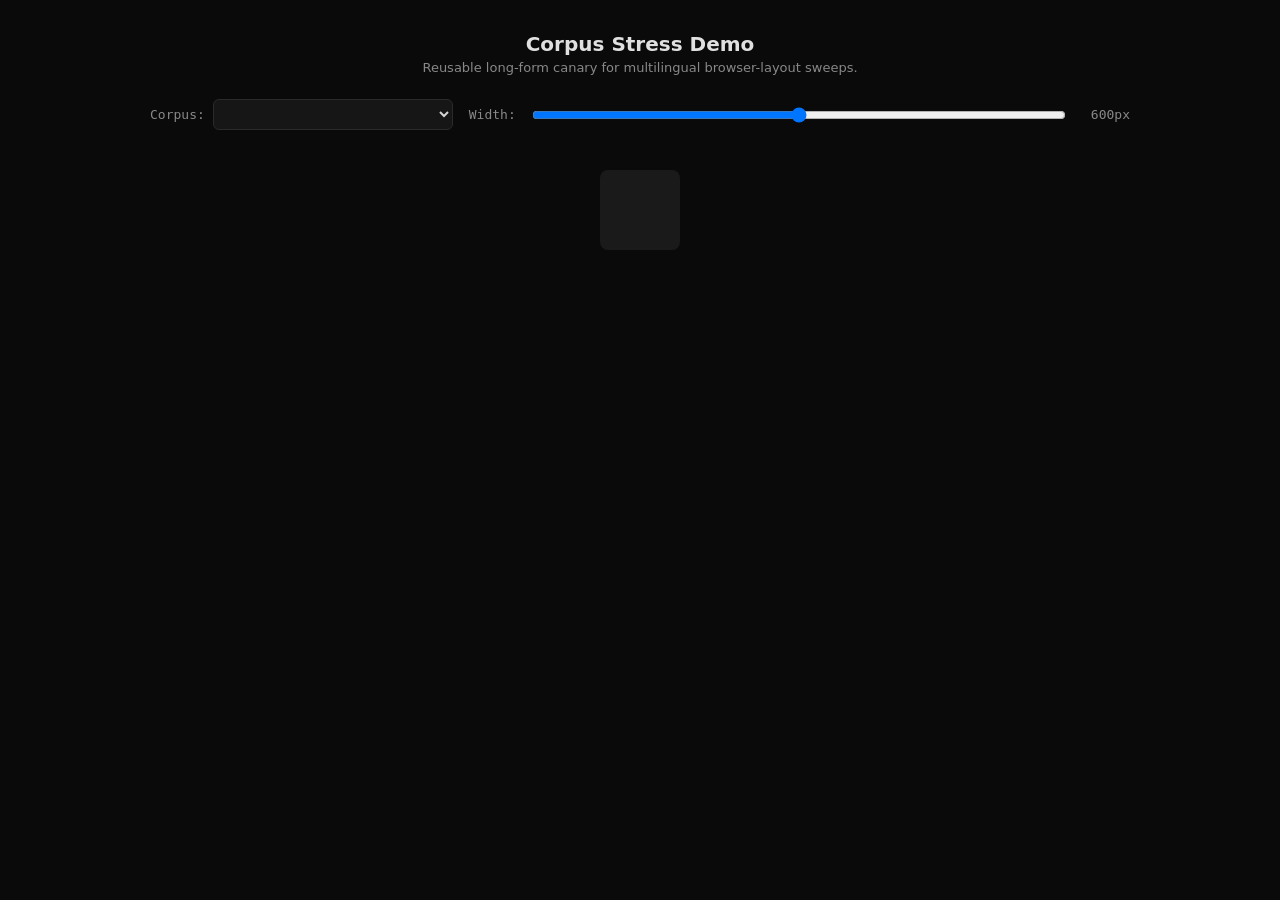
<file: pages/corpus.html>
<!DOCTYPE html>
<html lang="en">
<head>
<meta charset="utf-8">
<title>Pretext — Corpus Stress</title>
<style>
  * { box-sizing: border-box; margin: 0; padding: 0; }
  body {
    font-family: system-ui, -apple-system, sans-serif;
    background: #0a0a0a; color: #e0e0e0;
    display: flex; flex-direction: column; align-items: center;
    min-height: 100vh; padding: 32px 16px;
  }
  h1 { font-size: 20px; margin-bottom: 4px; }
  .sub { font-size: 13px; color: #888; margin-bottom: 24px; }
  .controls {
    width: 100%; max-width: 980px;
    margin-bottom: 24px;
    display: flex; align-items: center; gap: 16px;
    font-family: "SF Mono", monospace; font-size: 13px; color: #888;
    flex-wrap: wrap;
  }
  .controls label { display: flex; align-items: center; gap: 8px; }
  .controls select {
    min-width: 240px;
    background: #161616;
    color: #d4d4d4;
    border: 1px solid #2a2a2a;
    border-radius: 6px;
    padding: 6px 8px;
  }
  .controls input[type=range] { flex: 1 1 280px; }
  .controls .val { min-width: 48px; text-align: right; }
  .stats {
    font-family: "SF Mono", monospace; font-size: 13px; color: #888;
    margin-bottom: 16px;
    max-width: 980px;
  }
  #book {
    color: #d4d4d4;
    background: #1a1a1a;
    padding: 40px;
    border-radius: 8px;
    white-space: normal;
    word-wrap: break-word;
    overflow-wrap: break-word;
  }
</style>
</head>
<body>
<h1>Corpus Stress Demo</h1>
<p class="sub">Reusable long-form canary for multilingual browser-layout sweeps.</p>
<div class="controls">
  <label>
    <span>Corpus:</span>
    <select id="corpus"></select>
  </label>
  <span>Width:</span>
  <input type="range" id="slider" min="300" max="900" value="600">
  <span class="val" id="val">600px</span>
</div>
<div class="stats" id="stats"></div>
<div id="book"></div>
<script type="module" src="./corpus.ts"></script>
</body>
</html>
</file>
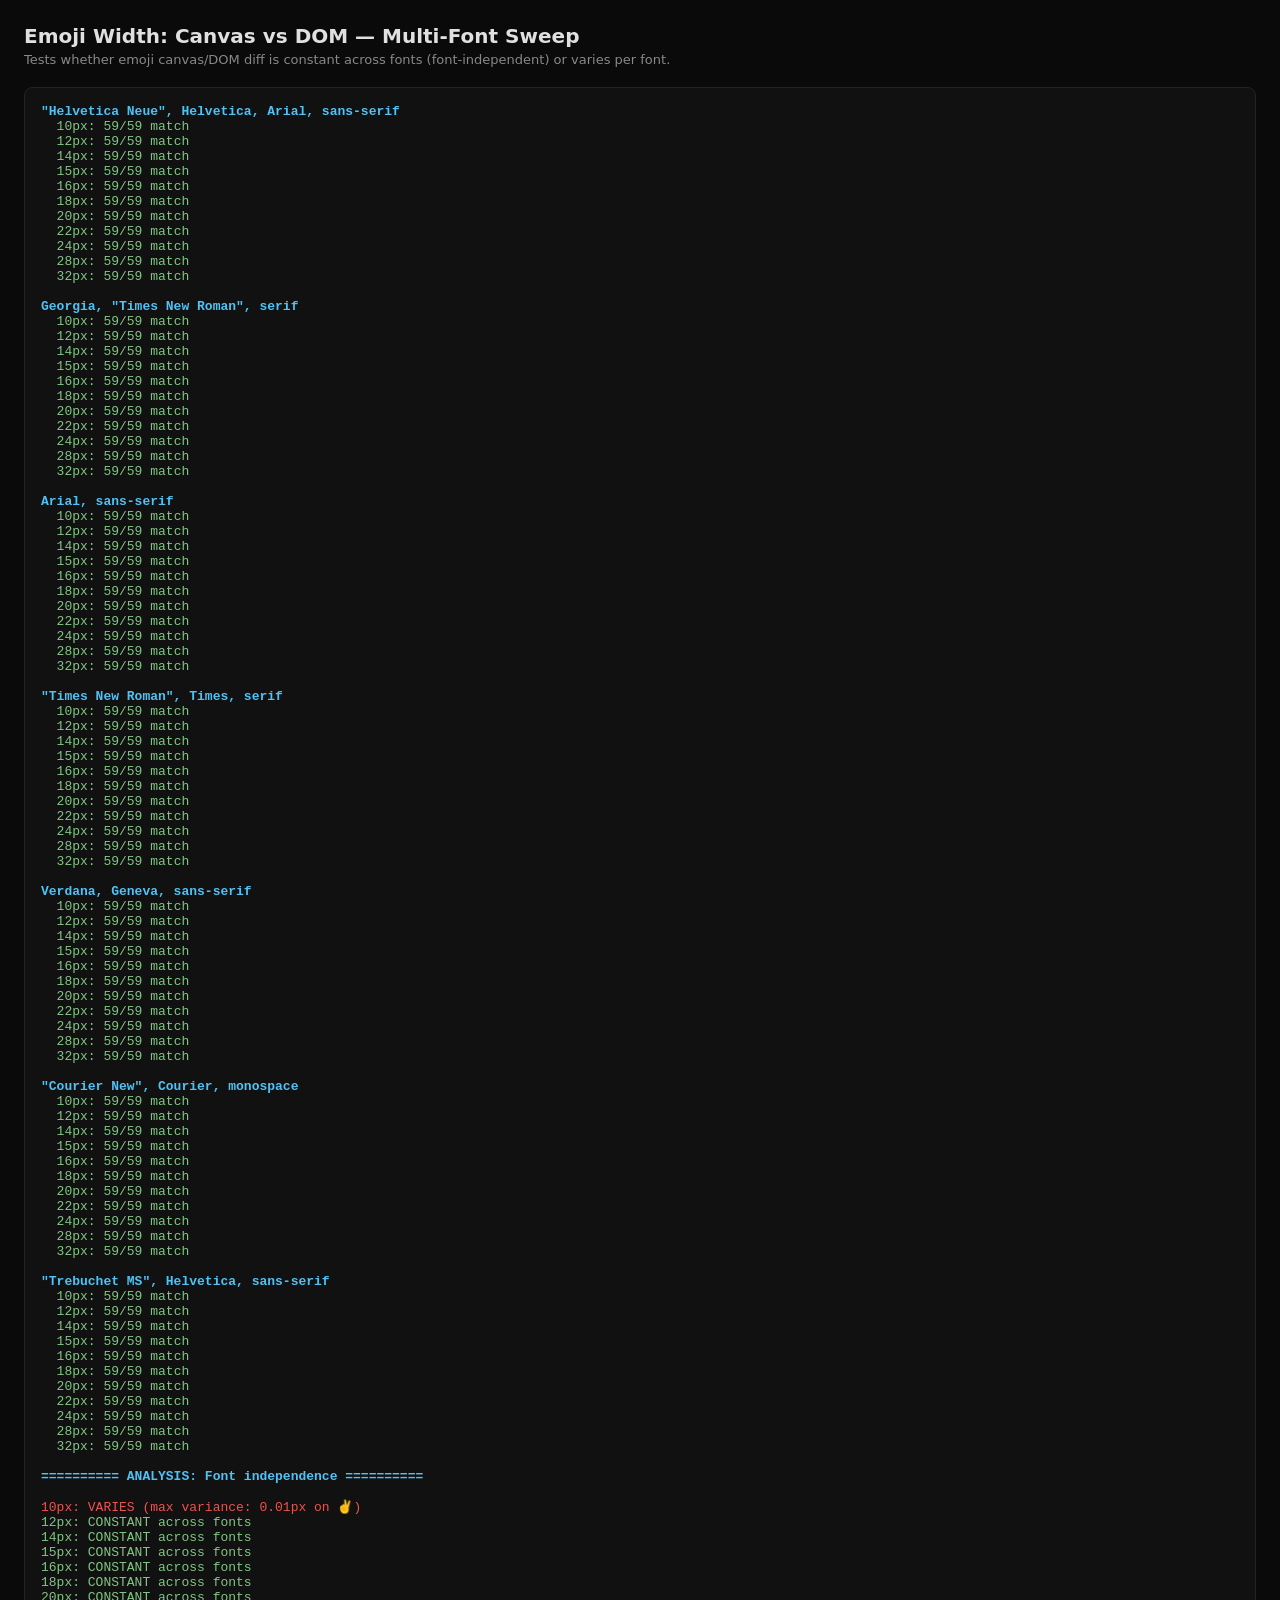
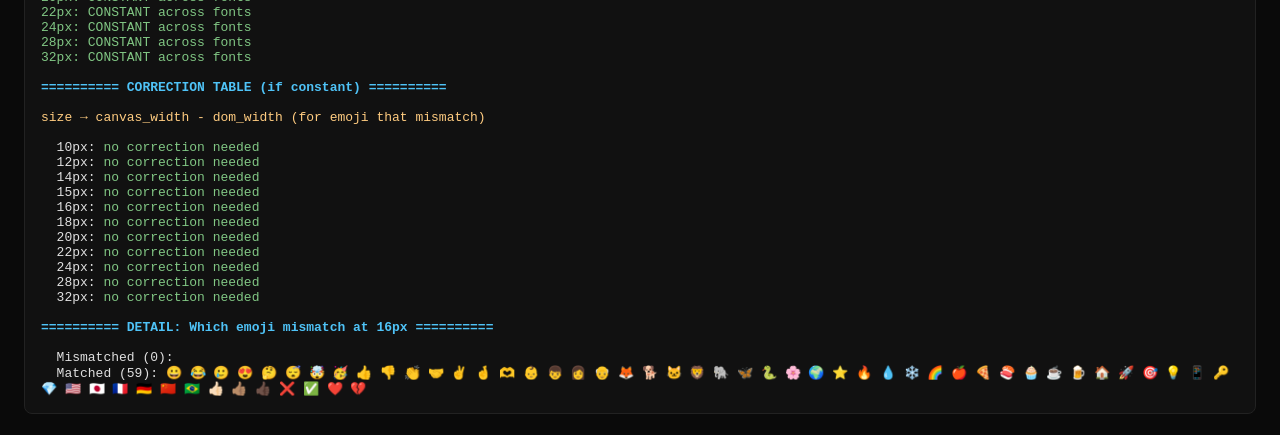
<file: pages/emoji-test.html>
<!DOCTYPE html>
<html lang="en">
<head>
<meta charset="utf-8">
<title>Emoji Width: Canvas vs DOM</title>
<style>
  * { box-sizing: border-box; margin: 0; padding: 0; }
  body { font-family: system-ui; background: #0a0a0a; color: #e0e0e0; padding: 24px; }
  h1 { font-size: 20px; margin-bottom: 4px; }
  .sub { font-size: 13px; color: #888; margin-bottom: 20px; }
  #output { font: 13px "SF Mono", monospace; white-space: pre-wrap; background: #111; border: 1px solid #222; border-radius: 8px; padding: 16px; }
  .match { color: #81c784; }
  .mismatch { color: #ef5350; }
  .heading { color: #4fc3f7; font-weight: bold; }
  .dim { color: #666; }
  .key { color: #ffcc80; }
</style>
</head>
<body>
<h1>Emoji Width: Canvas vs DOM — Multi-Font Sweep</h1>
<p class="sub">Tests whether emoji canvas/DOM diff is constant across fonts (font-independent) or varies per font.</p>
<div id="output">Running...</div>
<script>
const emoji = [
  // Basic smileys
  '\u{1F600}','\u{1F602}','\u{1F972}','\u{1F60D}','\u{1F914}','\u{1F634}','\u{1F92F}','\u{1F973}',
  // Hand gestures
  '\u{1F44D}','\u{1F44E}','\u{1F44F}','\u{1F91D}','\u270C\uFE0F','\u{1F91E}','\u{1FAF6}',
  // People
  '\u{1F476}','\u{1F466}','\u{1F469}','\u{1F474}',
  // Animals
  '\u{1F98A}','\u{1F415}','\u{1F431}','\u{1F981}','\u{1F418}','\u{1F98B}','\u{1F40D}',
  // Nature
  '\u{1F338}','\u{1F30D}','\u2B50','\u{1F525}','\u{1F4A7}','\u2744\uFE0F','\u{1F308}',
  // Food
  '\u{1F34E}','\u{1F355}','\u{1F363}','\u{1F9C1}','\u2615','\u{1F37A}',
  // Objects
  '\u{1F3E0}','\u{1F680}','\u{1F3AF}','\u{1F4A1}','\u{1F4F1}','\u{1F511}','\u{1F48E}',
  // Flags
  '\u{1F1FA}\u{1F1F8}','\u{1F1EF}\u{1F1F5}','\u{1F1EB}\u{1F1F7}','\u{1F1E9}\u{1F1EA}','\u{1F1E8}\u{1F1F3}','\u{1F1E7}\u{1F1F7}',
  // Skin tone variants
  '\u{1F44D}\u{1F3FB}','\u{1F44D}\u{1F3FD}','\u{1F44D}\u{1F3FF}',
  // Misc
  '\u274C','\u2705','\u2764\uFE0F','\u{1F494}',
];

const fonts = [
  '"Helvetica Neue", Helvetica, Arial, sans-serif',
  'Georgia, "Times New Roman", serif',
  'Arial, sans-serif',
  '"Times New Roman", Times, serif',
  'Verdana, Geneva, sans-serif',
  '"Courier New", Courier, monospace',
  '"Trebuchet MS", Helvetica, sans-serif',
];

const sizes = [10, 12, 14, 15, 16, 18, 20, 22, 24, 28, 32];

const canvas = new OffscreenCanvas(1, 1);
const ctx = canvas.getContext('2d');

const container = document.createElement('div');
container.style.cssText = 'position:absolute;top:-9999px;visibility:hidden;white-space:nowrap';
document.body.appendChild(container);

// Collect all data: diffsBySize[size] = Map<diffValue, count across all fonts>
// Also track per-font to see if there's variance
const diffsBySizeFont = new Map(); // size → Map<font, diff[]>
const allDiffs = [];

let out = '';

for (const fontFamily of fonts) {
  out += `<span class="heading">${fontFamily}</span>\n`;

  for (const sz of sizes) {
    ctx.font = `${sz}px ${fontFamily}`;
    let mismatches = 0;
    const diffs = [];

    // Batch: create all spans
    const spans = [];
    for (const e of emoji) {
      const span = document.createElement('span');
      span.style.font = `${sz}px ${fontFamily}`;
      span.style.display = 'inline-block';
      span.textContent = e;
      container.appendChild(span);
      spans.push(span);
    }

    // Read all
    for (let i = 0; i < emoji.length; i++) {
      const canvasW = ctx.measureText(emoji[i]).width;
      const domW = spans[i].getBoundingClientRect().width;
      const diff = canvasW - domW;

      if (Math.abs(diff) >= 0.5) {
        mismatches++;
        diffs.push({ emoji: emoji[i], canvasW, domW, diff });
        allDiffs.push({ font: fontFamily, size: sz, emoji: emoji[i], canvasW, domW, diff });
      }

      // Track per size+font
      if (!diffsBySizeFont.has(sz)) diffsBySizeFont.set(sz, new Map());
      const fontMap = diffsBySizeFont.get(sz);
      if (!fontMap.has(fontFamily)) fontMap.set(fontFamily, []);
      fontMap.get(fontFamily).push({ emoji: emoji[i], diff });
    }

    container.innerHTML = '';

    const cls = mismatches === 0 ? 'match' : 'mismatch';
    out += `  <span class="${cls}">${sz}px: ${emoji.length - mismatches}/${emoji.length} match</span>`;
    if (mismatches > 0) {
      const uniqueDiffs = [...new Set(diffs.map(d => d.diff.toFixed(2)))];
      out += ` <span class="dim">diffs: ${uniqueDiffs.map(d => (parseFloat(d) > 0 ? '+' : '') + d).join(', ')}</span>`;
    }
    out += '\n';
  }
  out += '\n';
}

// === KEY ANALYSIS: Are diffs constant across fonts for same size? ===
out += '<span class="heading">========== ANALYSIS: Font independence ==========</span>\n\n';

// For each size, compare the diff pattern across fonts
for (const sz of sizes) {
  const fontMap = diffsBySizeFont.get(sz);
  if (!fontMap) continue;

  // For each emoji, collect the diff from each font
  const emojiDiffsByFont = new Map(); // emoji → Map<font, diff>
  for (const [font, entries] of fontMap) {
    for (const { emoji: e, diff } of entries) {
      if (!emojiDiffsByFont.has(e)) emojiDiffsByFont.set(e, new Map());
      emojiDiffsByFont.get(e).set(font, diff);
    }
  }

  // Check: for each emoji, are all font diffs the same?
  let allSame = true;
  let maxVariance = 0;
  let worstEmoji = '';
  for (const [e, fontDiffs] of emojiDiffsByFont) {
    const vals = [...fontDiffs.values()];
    const min = Math.min(...vals);
    const max = Math.max(...vals);
    const variance = max - min;
    if (variance > 0.01) {
      allSame = false;
      if (variance > maxVariance) {
        maxVariance = variance;
        worstEmoji = e;
      }
    }
  }

  const cls = allSame ? 'match' : 'mismatch';
  const sampleDiffs = [];
  for (const [e, fontDiffs] of emojiDiffsByFont) {
    const vals = [...fontDiffs.values()];
    if (Math.abs(vals[0]) >= 0.5) {
      sampleDiffs.push(`${e} ${vals[0] > 0 ? '+' : ''}${vals[0].toFixed(2)}`);
    }
    if (sampleDiffs.length >= 5) break;
  }

  out += `<span class="${cls}">${sz}px: ${allSame ? 'CONSTANT across fonts' : `VARIES (max variance: ${maxVariance.toFixed(2)}px on ${worstEmoji})`}</span>`;
  if (sampleDiffs.length > 0) {
    out += `  <span class="dim">${sampleDiffs.join(', ')}</span>`;
  }
  out += '\n';
}

// === Summary table: size → diff value (if constant) ===
out += '\n<span class="heading">========== CORRECTION TABLE (if constant) ==========</span>\n\n';
out += '<span class="key">size → canvas_width - dom_width (for emoji that mismatch)</span>\n\n';

for (const sz of sizes) {
  const fontMap = diffsBySizeFont.get(sz);
  if (!fontMap) continue;

  // Get diffs from first font (they should all be the same)
  const firstFont = fonts[0];
  const entries = fontMap.get(firstFont) || [];
  const mismatchDiffs = entries.filter(e => Math.abs(e.diff) >= 0.5);

  if (mismatchDiffs.length === 0) {
    out += `  ${sz}px: <span class="match">no correction needed</span>\n`;
  } else {
    const uniqueRounded = [...new Set(mismatchDiffs.map(d => d.diff.toFixed(2)))];
    out += `  ${sz}px: ${uniqueRounded.map(d => (parseFloat(d) > 0 ? '+' : '') + d + 'px').join(', ')} <span class="dim">(${mismatchDiffs.length}/${emoji.length} emoji)</span>\n`;
  }
}

// === Per-emoji detail at one size to show which emoji are affected ===
out += '\n<span class="heading">========== DETAIL: Which emoji mismatch at 16px ==========</span>\n\n';

const sz16 = diffsBySizeFont.get(16);
if (sz16) {
  const firstEntries = sz16.get(fonts[0]) || [];
  const matched = [];
  const mismatched = [];
  for (const { emoji: e, diff } of firstEntries) {
    if (Math.abs(diff) >= 0.5) {
      mismatched.push({ emoji: e, diff });
    } else {
      matched.push(e);
    }
  }
  out += `  Mismatched (${mismatched.length}): ${mismatched.map(m => `${m.emoji}(${m.diff > 0 ? '+' : ''}${m.diff.toFixed(1)})`).join(' ')}\n`;
  out += `  Matched (${matched.length}): ${matched.join(' ')}\n`;
}

document.body.removeChild(container);
document.getElementById('output').innerHTML = out;
</script>
</body>
</html>
</file>
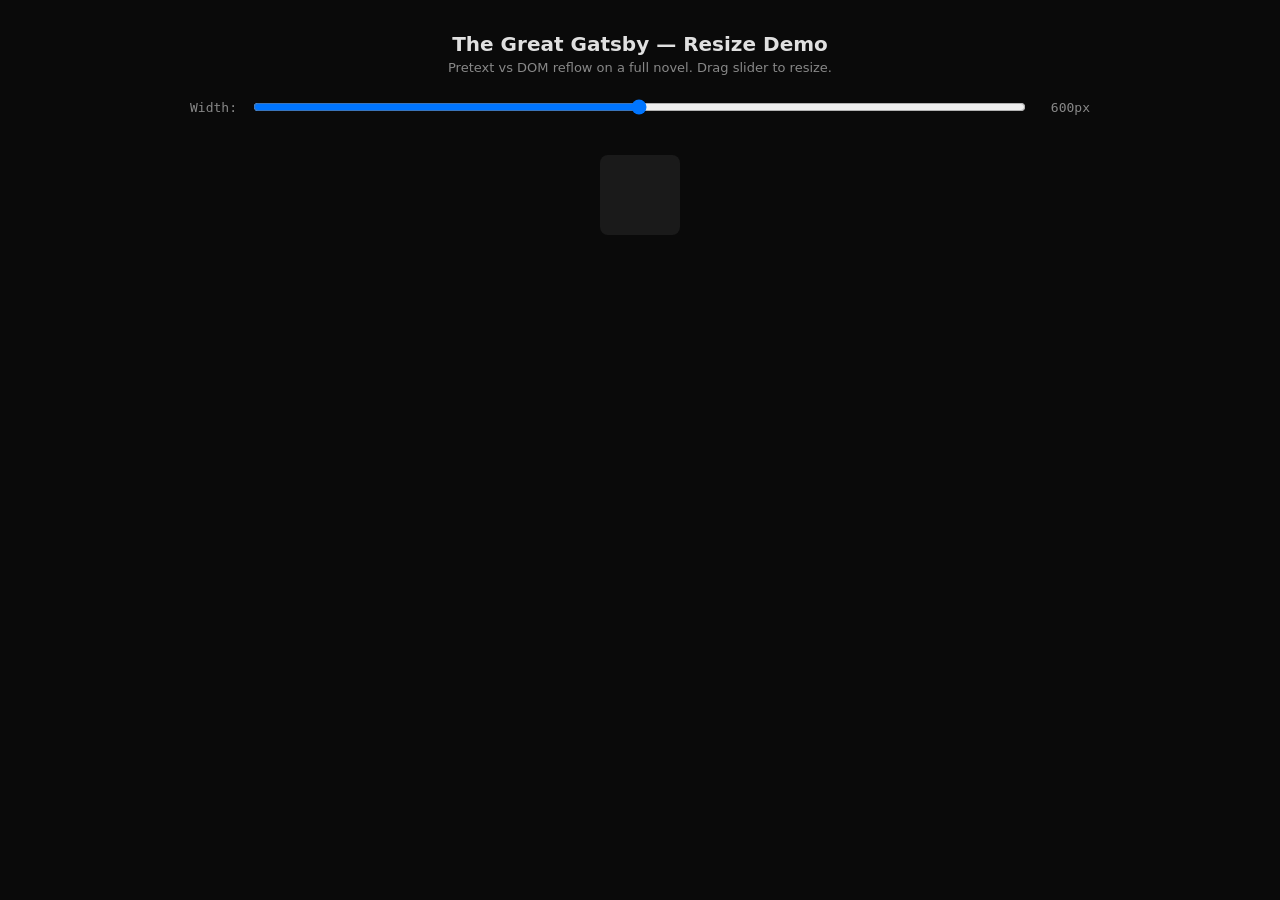
<file: pages/gatsby.html>
<!DOCTYPE html>
<html lang="en">
<head>
<meta charset="utf-8">
<title>Pretext — Gatsby</title>
<style>
  * { box-sizing: border-box; margin: 0; padding: 0; }
  body {
    font-family: system-ui, -apple-system, sans-serif;
    background: #0a0a0a; color: #e0e0e0;
    display: flex; flex-direction: column; align-items: center;
    min-height: 100vh; padding: 32px 16px;
  }
  h1 { font-size: 20px; margin-bottom: 4px; }
  .sub { font-size: 13px; color: #888; margin-bottom: 24px; }
  .controls {
    width: 100%; max-width: 900px;
    margin-bottom: 24px;
    display: flex; align-items: center; gap: 16px;
    font-family: "SF Mono", monospace; font-size: 13px; color: #888;
  }
  .controls input[type=range] { flex: 1; }
  .controls .val { min-width: 48px; text-align: right; }
  .stats {
    font-family: "SF Mono", monospace; font-size: 13px; color: #888;
    margin-bottom: 16px;
  }
  #book {
    font: 16px/26px Georgia, "Times New Roman", serif;
    color: #d4d4d4;
    background: #1a1a1a;
    padding: 40px;
    border-radius: 8px;
    white-space: normal;
    word-wrap: break-word;
    overflow-wrap: break-word;
  }
</style>
</head>
<body>
<h1>The Great Gatsby — Resize Demo</h1>
<p class="sub">Pretext vs DOM reflow on a full novel. Drag slider to resize.</p>
<div class="controls">
  <span>Width:</span>
  <input type="range" id="slider" min="300" max="900" value="600">
  <span class="val" id="val">600px</span>
</div>
<div class="stats" id="stats"></div>
<div id="book"></div>
<script type="module" src="./gatsby.ts"></script>
</body>
</html>
</file>
